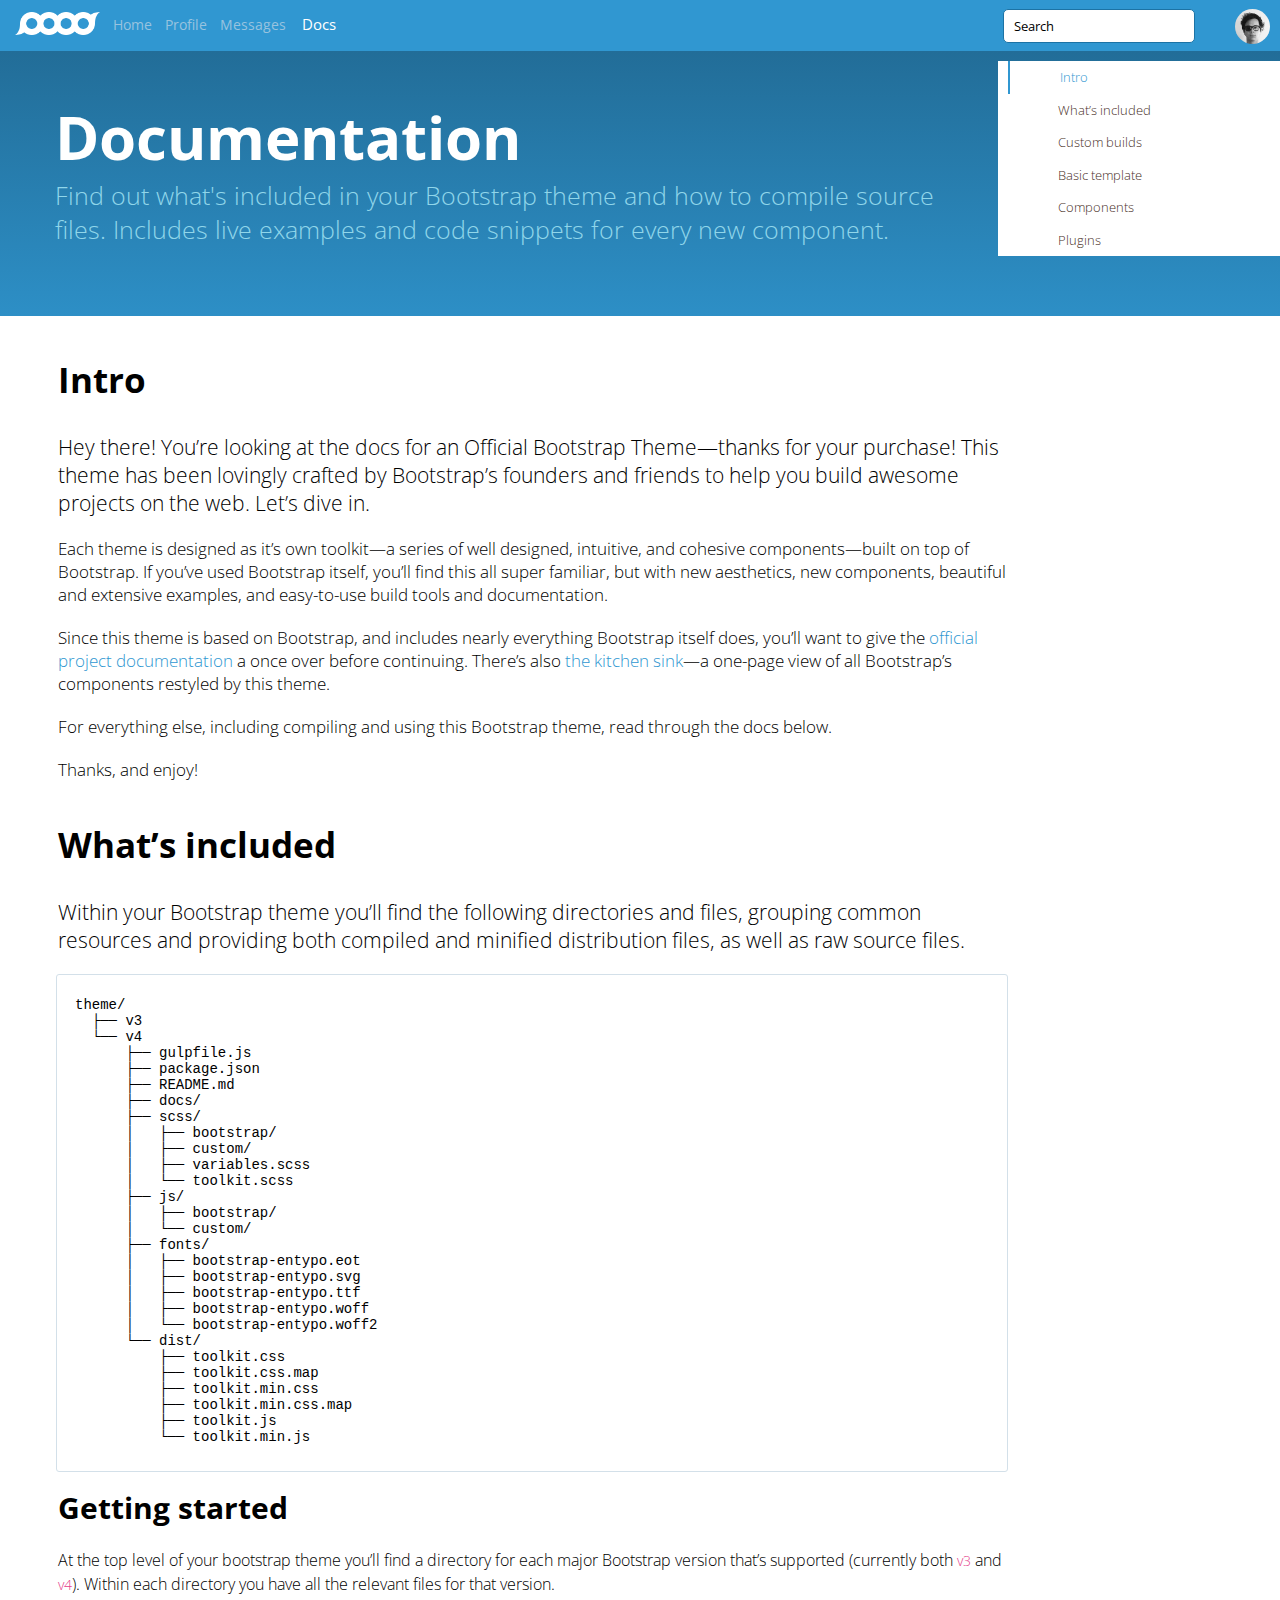
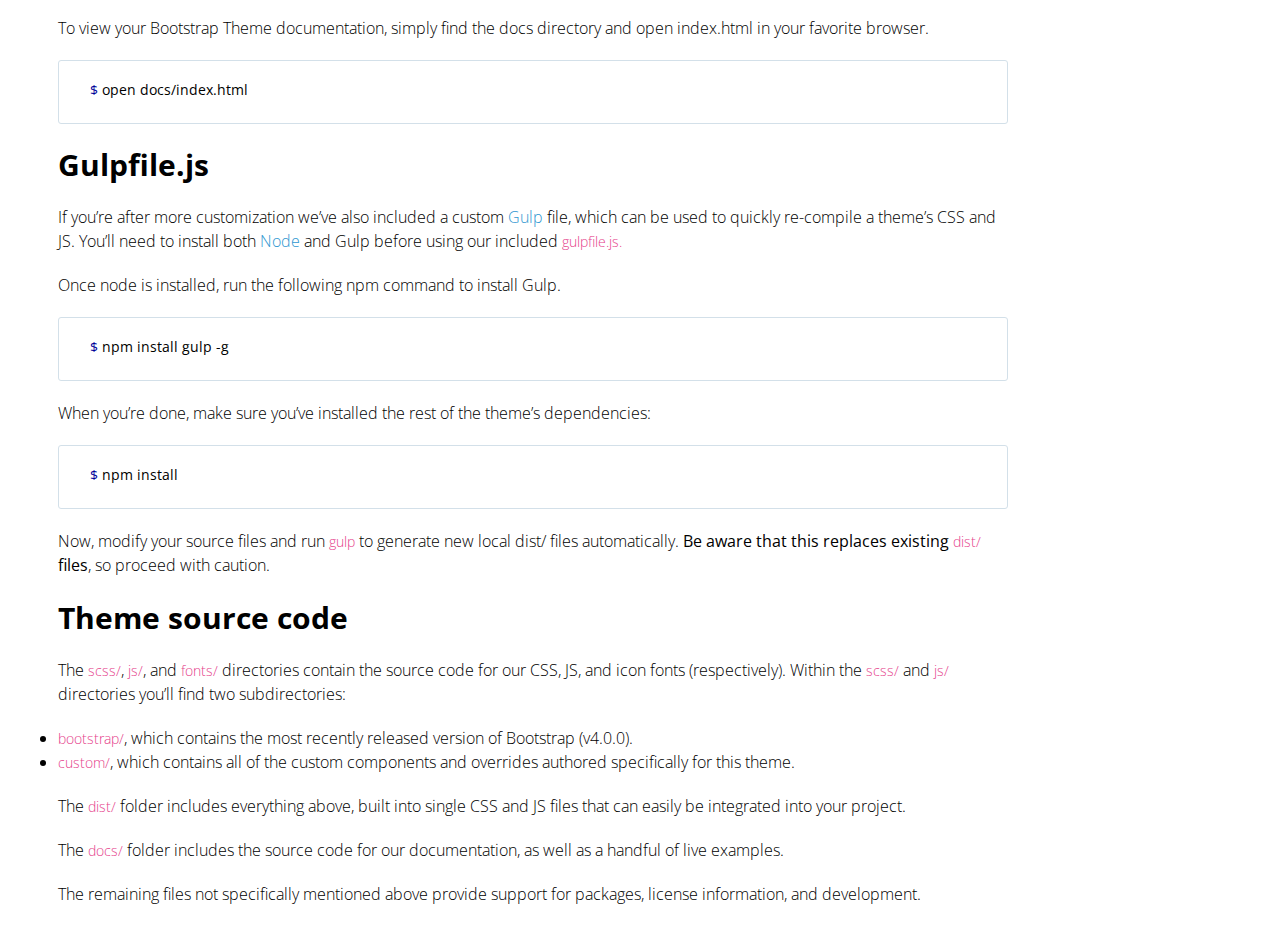
<file: docs.html>
<!DOCTYPE html>
<html lang="en">
<head>
    <meta charset="UTF-8">
    <meta name="description" content="Тестовая страница">
    <meta name="keywords" content="тест, страница, обучение">
    <meta name="author" content="Кан Светлана">
    <title>Dave</title>
    <link rel="stylesheet" href="css/style.css">
    <link href="https://fonts.googleapis.com/css?family=Open+Sans:400,300,600" rel="stylesheet" type="text/css">
    <link rel="stylesheet" href="https://use.fontawesome.com/releases/v5.7.1/css/all.css" integrity="sha384-fnmOCqbTlWIlj8LyTjo7mOUStjsKC4pOpQbqyi7RrhN7udi9RwhKkMHpvLbHG9Sr" crossorigin="anonymous">
    <script type="text/javascript" src="https://code.jquery.com/jquery-3.3.1.min.js"></script>
    <script type="text/javascript">
        $(document).ready(function(){
            $('.close2').click(function(){
                $(this).parent().hide();
    	    });
            $('.close').click(function(){
                $('body').css('overflow','auto');
        		$('#modul').hide();
                $('#modwin').hide();
    	    });
            $('.mess').click(function(){
                $('body').css('overflow','hidden');
        		$('#modul').show();
                $('#modwin').show();
    	    });
        });
    </script>
</head>
<body id="docs">
<div id="header">
    <div id="headerinside">
        <div id="headerlogo">
            <a href="#"><img src="img/brand-white.png" width="85" height="23"></a>
        </div>
        <div id="headermenu">
            <ul class="nav">
                <li><a href="index.html">Home</a></li>
                <li><a href="#">Profile</a></li>
                <li class="mess"><a href="#">Messages</a></li>
                <li class="activ"><a href="docs.html">Docs</a></li>
            </ul>
        </div>
        <div id="headerphoto">
            <a href="#"><img src="img/avatar-dhg.png" width="35" height="35" id="photoimg"></a>
        </div>
        <div id="headerbell">
            <i class="fas fa-bell"></i>
        </div>
        <div id="headerinput">
             <input id="id1" value="Search">
        </div>
        <div class="clear">
        </div>
    </div>
</div>
<div id="reserveheader">
</div>
<div id="blockblue">
    <div id="blockbluecontent">
        <h2>Documentation</h2>
        <p>Find out what's included in your Bootstrap theme and how to compile source files. Includes live examples and code snippets for every new component.</p>
    </div>
</div>
<div id="left">
    <h1>Intro</h1>
        <p class="top">Hey there! You’re looking at the docs for an Official Bootstrap Theme—thanks for your purchase! This theme has been lovingly crafted by Bootstrap’s founders and friends to help you build awesome projects on the web. Let’s dive in.</p>
        <p class="text">Each theme is designed as it’s own toolkit—a series of well designed, intuitive, and cohesive components—built on top of Bootstrap. If you’ve used Bootstrap itself, you’ll find this all super familiar, but with new aesthetics, new components, beautiful and extensive examples, and easy-to-use build tools and documentation.</p>
        <p class="text">Since this theme is based on Bootstrap, and includes nearly everything Bootstrap itself does, you’ll want to give the <a href="#">official project documentation</a> a once over before continuing. There’s also <a href="#">the kitchen sink</a>—a one-page view of all Bootstrap’s components restyled by this theme.</p>
        <p class="text">For everything else, including compiling and using this Bootstrap theme, read through the docs below.</p>
        <p class="text">Thanks, and enjoy!</p>
    <h1>What’s included</h1>
        <p class="top">Within your Bootstrap theme you’ll find the following directories and files, grouping common resources and providing both compiled and minified distribution files, as well as raw source files.</p>
</div>
<div id="right">
    <ul>
        <li id="blue">
            <a href="#">Intro</a>
        </li>
        <li>
            <a href="#">What’s included</a>
        </li>
        <li>
            <a href="#">Custom builds</a>
        </li>
        <li>
            <a href="#">Basic template</a>
        </li>
        <li>
            <a href="#">Components</a>
        </li>
        <li>
            <a href="#">Plugins</a>
        </li>
    </ul>
</div>
<div class="clear"></div>
    <figure class="code">
        <pre>
theme/
  ├── v3
  └── v4
      ├── gulpfile.js
      ├── package.json
      ├── README.md
      ├── docs/
      ├── scss/
      │   ├── bootstrap/
      │   ├── custom/
      │   ├── variables.scss
      │   └── toolkit.scss
      ├── js/
      │   ├── bootstrap/
      │   └── custom/
      ├── fonts/
      │   ├── bootstrap-entypo.eot
      │   ├── bootstrap-entypo.svg
      │   ├── bootstrap-entypo.ttf
      │   ├── bootstrap-entypo.woff
      │   └── bootstrap-entypo.woff2
      └── dist/
          ├── toolkit.css
          ├── toolkit.css.map
          ├── toolkit.min.css
          ├── toolkit.min.css.map
          ├── toolkit.js
          └── toolkit.min.js
        </pre>
    </figure>
    <div>
        <div id="content">
        <div>
        <h2>Getting started</h2>
            <p>At the top level of your bootstrap theme you’ll find a directory for each major Bootstrap version that’s supported (currently both <span class="a">v3</span> and <span class="a">v4</span>). Within each directory you have all the relevant files for that version.</p>
            <p>To view your Bootstrap Theme documentation, simply find the docs directory and open index.html in your favorite browser.</p>
            <figure class="figure1">
                <pre>
                    <code>
                        <span class="f">$</span> open docs/index.html
                    </code>
                </pre>
            </figure>
        </div>
    <div>
        <h2>Gulpfile.js</h2>
            <p>If you’re after more customization we’ve also included a custom <a href="#">Gulp</a> file, which can be used to quickly re-compile a theme’s CSS and JS. You’ll need to install both <a href="#">Node</a> and Gulp before using our included <span class="a">gulpfile.js.</span></p>
            <p>Once node is installed, run the following npm command to install Gulp.</p>
            <figure class="figure1">
                <pre>
                    <code>
                        <span class="f">$</span> npm install gulp -g
                    </code>
                </pre>
            </figure>
            <p>When you’re done, make sure you’ve installed the rest of the theme’s dependencies:</p>
            <figure class="figure1">
                <pre>
                    <code>
                        <span class="f">$</span> npm install
                    </code>
                </pre>
            </figure>
            <p>Now, modify your source files and run <span class="a">gulp</span> to generate new local <span>dist/</span> files automatically.<b> Be aware that this replaces existing</b> <span class="a">dist/</span> <b>files</b>, so proceed with caution.</p>
    </div>
    <div id="spisok">
        <h2>Theme source code</h2>
            <p>The <span class="a">scss/</span>, <span class="a">js/</span>, and <span class="a">fonts/</span> directories contain the source code for our CSS, JS, and icon fonts (respectively). Within the <span class="a">scss/</span> and <span class="a">js/</span> directories you’ll find two subdirectories:</p>
        <ul>
            <li><span class="a">bootstrap/</span>, which contains the most recently released version of Bootstrap (v4.0.0).</li>
            <li><span class="a">custom/</span>, which contains all of the custom components and overrides authored specifically for this theme.</li>
        </ul>
            <p>The <span class="a">dist/</span> folder includes everything above, built into single CSS and JS files that can easily be integrated into your project.</p>
            <p>The <span class="a">docs/</span> folder includes the source code for our documentation, as well as a handful of live examples.</p>
            <p>The remaining files not specifically mentioned above provide support for packages, license information, and development.</p>
    </div>
</div>
</body>
</html>
</file>
<file: css/style.css>
*{
  padding: 0;
  margin: 0;
  outline: 0;
  font-family: "Open Sans", "Helvetica Neue", Helvetica, Arial, sans-serif;
}

/* #header */
    #header {
        width: 100%;
        height: 51px;
        position: fixed;
        z-index: 100;
        background-color: #3097D1;
    }

    #headerinside {
        width: 100%;
        height: 100%;
    }

    /* headerlogo*/
        #headerlogo {
            width: 85px;
            height: 23px;
            margin-left: 15px;
            margin-top: 12px;
            margin-bottom:12px;
            float: left;
        }
        #headerlogo a {
            display: block;
            cursor: pointer;
            width: 100%;
            height: 100%;
        }
    /* #headermenu */
    #headermenu {

    }
        #headermenu .nav li {
    		list-style-type: none;
            float: left;
            margin-left: 13px;
            margin-top: 13px;
        }

    	#headermenu li a {
    		cursor: pointer;
    		text-align: center;
    		text-decoration: none;
            font-size: 14px;
            color: #98C3DF;
    	}

    	#headermenu ul li a:hover {
            text-decoration: none;
            color: #F2E8EA;
            opacity:0,5;
        }

        #headermenu li.activ a {
            margin-left: 3px;
            margin-top: 16px;
            font-size: 15px;
            color: #ffffff;
        }

    /* #headerinput */
        #headerinput #id1{
            width: 180px;
            height: 32px;
            float: right;
            margin-right: 23px;
            margin-top: 9px;
            border: 1px solid #1C73A5;
            border-radius: 5px;
            padding-left: 10px;
            transition-duration: 0.5s;
        }
        #headerinput #id1:focus {
            border: 1px solid grey;
            width: 300px;
            transition-duration: 0.5s;
        }
    /* #headerbell */
        #headerbell{
            float: right;
            margin-right: 17px;
            margin-top: 15px;
        }

        #headerbell i{
            color: #98CBE8;
            font-size: 18px;
        }

    /* #headerphoto */
        #headerphoto #photoimg{
            width: 35px;
            float: right;
            border-radius: 50%;
            margin-right: 10px;
            margin-top: 9px;
        }

/* #reserveheader */
    #reserveheader {
        width: 100%;
        height: 51px;
    }

/* #wrapper */
    #wrapper{
        width: 100%;
        height: 100%;
        background-color: #F5F8FA;
    }

    #wrapperinside{
        max-width: 1200px;
        margin: 0 auto;
        display: flex;
        justify-content: space-between;
    }

/* #left */
    #left > div{
        width: 277px;
        border: 1px solid #DFDFDF;
        border-radius: 3px;
        background-color: #ffffff;
    }
        #block1{
            border-radius: 3px 3px 0 0;
            margin-top: 20px;
        }
        #photoimg1{
            position: absolute;
            z-index: 1;
        }
    #block1inside, #block2inside, #block3inside{
        padding: 17px;
    }
    #block1inside .photoimg1{
        position: relative;
        z-index: 2;
        width: 100px;
        border: 3px solid #ffffff;
        border-radius: 50%;
        margin-left: 65px;
        margin-top: 75px;
    }
    #block1inside .photoimg1:hover{
        transform: rotate(360deg);
        -o-transform: rotate(360deg);
    	-ms-transform: rotate(360deg);
    	-moz-transform: rotate(360deg);
    	-webkit-transform: rotate(360deg);
        transition-duration: 5s;
        -webkit-transition-duration: 5s;
    	-moz-transition-duration: 5s;
    	transition-duration: 5s;
        -o-transform-duration:5s;
    	-ms-transform-duration: 5s;
    }

    #block1inside  h6{
        font-size: 15px;
        color: #212529;
        text-align: center;
        font-weight: bold;
        text-decoration: none;
    }
    #block1inside  h6:hover{
        -o-transform: scale(1);
    	-ms-transform: scale(1);
    	-moz-transform: scale(1);
    	-webkit-transform: scale(1);
    	transform: scale(1);
    }
    #block1inside  a{
        text-decoration: none;
    }
    #block1inside  p{
        text-align: center;
        margin-bottom: 20px;
        font-size: 14px;
        font-weight: 200;
        letter-spacing: 0;
        line-height: 1.6;
        font-family: "Open Sans", "Helvetica Neue", Helvetica, Arial, sans-serif;
    }
    ul.block1insideul {
        margin-left: 42px;
    }
    ul.block1insideul li {
        list-style-type: none;
        display: inline-block;
        cursor: pointer;
        padding-right: 10px;
        padding-left: 10px;
        margin-bottom: 15px;
        border-right: 1px solid #808080;
    }
    ul.block1insideul li:last-child{
        border-right: none;
    }
    #block1, #block2, #block3, #block4, #block5, #block6{
        margin-top: 20px;
    }
    #block2inside h6{
        margin-bottom: 15px;
        font-size: 14px;
        font-weight: 600;
    }
    #block2inside h6:hover{
	transform-origin: left;
	-o-transform: scale(1.5);
	-ms-transform: scale(1.5);
	-moz-transform: scale(1.5);
	-webkit-transform: scale(1.5);
	transform: scale(1.5);
}
    #block2inside a{
        text-decoration: none;
        font-weight: normal;
        font-size: 14px;
        padding-left: 5px;
        color: #3097D1;
        cursor: pointer;
    }
    #block2inside .hr{
        font-size: 12px;
    }
    #block2inside a:hover{
        text-decoration: underline;
    }
    #block2inside li{
        list-style-type: none;
        margin-bottom: 5px;
        font-weight: normal;
        font-size: 14px;
    }
    #block2inside i{
        width: 12px;
        font-size: 13px;
        text-align: center;
        color: #6C757D;
        margin-right: 12px;
        -o-transition: transform 3s linear;
    	-ms-transition: transform 3s linear;
    	-moz-transition: transform 3s linear;
    	-webkit-transition: transform 3s linear;
    	transition: transform 3s linear;
    }
    #block2inside i:hover {
	-o-transform: rotate(1turn);
	-ms-transform: rotate(1turn);
	-moz-transform: rotate(1turn);
	-webkit-transform: rotate(1turn);
	transform: rotate(1turn);
}
    #block2inside ul{
        margin-bottom: 20px;
    }
    .flex-container{
        display: flex;
        justify-content: space-between;
        flex-wrap: wrap;
        margin-bottom: 10px;
    }
    .flex-container a:hover{
        transform-origin: center;
    	-o-transform: scale(1.5);
    	-ms-transform: scale(1.5);
    	-moz-transform: scale(1.5);
    	-webkit-transform: scale(1.5);
    	transform: scale(1.5);
    }

    #block3inside h6{
        margin-bottom: 15px;
        font-size: 14px;
        font-weight: 600;
    }
    #block3inside a{
        text-decoration: none;
        font-weight: normal;
        font-size: 12px;
        margin-left: 5px;
        margin-bottom: 5px;
        color: #3097D1;
        cursor: pointer;
    }
    #block3inside .hr1 a{
        margin-left: 5px;
    }
    #block3inside a:hover{
        text-decoration: underline;
    }
/* #center */
    #center{
        width: 545px;
        margin-top: 20px;
        margin-left: 10px;
        margin-right: 10px;
        padding: 20px;
        border: 1px solid #CED4DA;
        border-radius: 3px;
        background-color: #ffffff;
    }
    #centercontent{
        width: 545px;
    }
    #centercontentinside input{
        width: 490px;
        height: 34px;
        padding-left: 15px;
        font-size: 15px;
        border: 1px solid #CED4DA;
        border-radius: 3px;
    }

    #centercontentinside input:-moz-placeholder {
    	color: #6C757D;
    }
    input::-moz-placeholder {
    	color: #6C757D;
    }
    input::-webkit-input-placeholder {
    	color: #6C757D;
    }
    input:-ms-placeholder {
    	color: #6C757D;
    }
    input::placeholder {
    	color: #6C757D;
    }
    input:focus{
        box-shadow: 0 0 10px #2841FF;
    }
#centercontentinside button{
    width: 38px;
    height: 36px;
    float: right;
    border: 1px solid #CED4DA;
    border-radius: 3px;
}
#centercontentinside button:hover{
    background-color: #8E959A;
}
#centercontentinside button:focus{
    box-shadow: 0 0 10px #8E959A;
}
hr{
margin-left: -20px;
margin-right: -20px;
opacity: 0.5;
margin-top: 20px;
}
#centerbox1left{
    float: left;
}
#centerbox1left .photoimg5{
    border-radius: 100%;
    margin-top: 20px;
}
#centerbox1right{
    float: left;
    width: 467px;
    margin-left: 15px;
}
#centerbox1right1{
    margin-bottom: 30px;
}

#centerbox1right1>a{
    display: block;
    height: 182px;
    float: left;
    margin-right: 6px;
    margin-bottom: 6px
}

#centerbox1right1 #time{
    float: right;
    color: #6C757D;
    font-size: 12px;
}
#centerbox1right1 h6{
    margin-top: 15px;
    font-size: 15px;
}
#centerbox1right1 p{
    margin-top: 5px;
    margin-bottom: 20px;
    font-size: 14px;
    font-weight: 200;
    letter-spacing: 0;
    line-height: 1.6;
    font-family: "Open Sans", "Helvetica Neue", Helvetica, Arial, sans-serif;
}
#boxleft .photoimg6, #boxleft1 .photoimg7{
    border-radius: 50%;
    float: left;
}
#boxleft1 .photoimg7{
    margin-top: 20px;
}
#boxright, #boxright1 {
    float: left;
    width: 407px;
    margin-left: 13px;
}
#boxright p, #boxright1 p{
    font-size: 14px;
    font-weight: 200;
    letter-spacing: 0;
    line-height: 1.6;
    font-family: "Open Sans", "Helvetica Neue", Helvetica, Arial, sans-serif;
}
#boxright1 p{
    margin-top: 20px;
}
#centerbox1right hr{
    margin-left: -95px;
    margin-right: -25px;
    margin-top: 30px;
    opacity: 0.5;
}
#centerbox1left3{
    float: left;
}
#centerbox1left3 .photoimg8{
    border-radius: 100%;
    margin-top: 20px;

}
#centerbox1right4{
    float: left;
    width: 467px;
    margin-left: 15px;
}
#centerbox1right4 #time1{
    float: right;
    margin-top: 20px;
    margin-right: 3px;
    color: #6C757D;
    font-size: 12px;
}
#centerbox1right4 h6{
    margin-top: 15px;
    font-size: 15px;
}
#centerbox1right4 p{
    margin-top: 5px;
    margin-bottom: 20px;
    font-size: 14px;
    font-weight: 200;
    letter-spacing: 0;
    line-height: 1.6;
    font-family: "Open Sans", "Helvetica Neue", Helvetica, Arial, sans-serif;
}
#centerbox1right4 hr{
    margin-top: 40px;
    opacity: 0.5;
    margin-left: -95px;
    margin-right: -25px;
}
#centerbox3left1{
    float: left;
}
#centerbox3left1 .photoimg9{
    border-radius: 100%;
    margin-top: 20px;
}
#centerbox3right2{
    float: left;
    width: 467px;
    margin-left: 15px;
}
#centerbox3right2 #time3{
    float: right;
    margin-top: 20px;
    margin-right: 3px;
    color: #6C757D;
    font-size: 12px;
}
#centerbox3right2 h6{
    margin-top: 15px;
    font-size: 15px;
}
#centerbox3right2 p{
    margin-top: 5px;
    margin-bottom: 20px;
    font-size: 14px;
    font-weight: 200;
    letter-spacing: 0;
    line-height: 1.6;
    font-family: "Open Sans", "Helvetica Neue", Helvetica, Arial, sans-serif;
}
#box1left .photoimg10{
    border-radius: 50%;
    float: left;
}
#boxr1ight p{
    margin-top: 5px;
    margin-bottom: 20px;
    font-size: 14px;
    font-weight: 200;
    letter-spacing: 0;
    line-height: 1.6;
    font-family: "Open Sans", "Helvetica Neue", Helvetica, Arial, sans-serif;
}
#boxr1ight{
    float: left;
    width: 407px;
    margin-left: 15px;
}
#centerbox4{
    margin-top: 25px;
}
/* #right */
    #right {
        width: 277px;
    }
    #right #advertising{
        width: 277px;
        background-color: #FCEFDC;
        border: 1 px solid #FBE8CD;
        border-radius: 3px;
        margin-top: 20px;
    }
    .close2{
        float: right;
        margin-right: 20px;
        margin-top: 12px;
    }
    .close2 i{
        font-size: 15px;
        color: #BDA583;
    }
    #advertising a{
        font-weight: bold;
        color: #7C461C;
        text-decoration: none;
    }
    #advertising a:hover{
        text-decoration: underline;
    }
    #advertising p{
        margin-left: 20px;
        padding-top: 10px;
        padding-bottom: 10px;
        color: #7C461C;
        font-size: 14px;
        font-weight: 200;
        letter-spacing: 0;
        line-height: 1.6;
        font-family: "Open Sans", "Helvetica Neue", Helvetica, Arial, sans-serif;
    }
    #advertising a{
        font-weight: bold;
        color: #7C461C;
        text-decoration: none;
    }

    #block4, #block5, #block6{
        border: 1px solid #DFDFDF;
        border-radius: 3px;
        background-color: #ffffff;
    }
    #block4inside, #block5inside, #block6inside{
        padding: 17px;
}
    #block4inside h6{
        font-size: 14px;
        font-weight: bold;
        margin-bottom: 10px;
    }
        #photoimg2{
            margin-bottom: 5px;
            cursor: pointer;
        }
    #block4inside p{
        width: 240px;
        font-size: 14px;
        font-weight: 200;
        letter-spacing: 0;
        line-height: 1.6;
        font-family: "Open Sans", "Helvetica Neue", Helvetica, Arial, sans-serif;
        margin-bottom: 20px;
    }
    .but{
        width: 80px;
        height: 28px;
        border: 1px solid #3097D1;
        border-radius:3px;
        background-color: #ffffff;
        color: #3097D1;
        font-size: 12px;
    }
    .but:hover{
        background-color: #3097D1;
        color: #ffffff;
    }
    #block5{
      width: 277px;
    }
    #block5topinside{
      padding: 17px;
    }
    #block5topinside h6{
        margin-bottom: 15px;
        font-size: 14px;
        font-weight: 600;
    }
    #block5topinside a{
        text-decoration: none;
        font-weight: normal;
        font-size: 12px;
        padding-left: 5px;
        color: #3097D1;
        cursor: pointer;
    }
    #block5topinside a:hover{
        text-decoration: underline;
    }
    #block5topbox1left .photoimg3{
        border-radius: 50%;
    }
    #block5topbox2left .photoimg4{
        border-radius: 50%;
    }
    #block5bottom{
      border-top: 1px solid #DFDFDF;
      background-color: #F7F7F7;
    }
    #block5bottominside{
      padding: 17px;
    }
    #block5topbox1left, #block5topbox2left{
      float: left;
    }
    #block5topbox1right, #block5topbox2right{
      float: left;
      margin-left: 15px;
      font-size: 14px;
    }
    #block5topbox1right p, #block5topbox2right p{
      margin-bottom: 10px;
    }
    #block5topbox1right i, #block5topbox2right i{
      margin-right: 5px;
    }
    #block5bottominside{
        font-size: 14px;
        color: #212529;
    }
    .but1, .but2{
        width: 66px;
        height: 26px;
        border: 1px solid #3097D1;
        border-radius:3px;
        background-color: #ffffff;
        color: #3097D1;
        font-size: 12px;
    }
    .but1:hover{
        background-color: #3097D1;
        color: #ffffff;
    }
    .but2:hover{
        background-color: #3097D1;
        color: #ffffff;
    }
    #block6inside{
        font-size: 14px;
    }
    #block6inside a{
        text-decoration: none;
        color: #3097D1;
        font-weight: normal;
        font-size: 15px;
        cursor: pointer;
        padding-left: 3px;
    }
    #block6inside a:hover{
        cursor: pointer;
        text-decoration: underline;
        color: #B70046;
    }
    #footer{
        height: 64px;
        background-color: #F5F8FA;
    }

#modul{
    width: 100%;
    height: 100vh; /* vh - единица измерения равная 0,01 высоте экрана */
    left: 0;
    top: 0;
    z-index: 101;
    background-color:#181F1E;
    position: absolute;
    opacity: 0.2;
    display: none;
}
    #modwin{
        width: 38.5%;
        height: 70vh;
        left: 30%;
        top: 20vh;
        z-index: 102;
        background-color:#ffffff;
        position: absolute;
        border-radius: 0 0 3px 3px;
        display: none;
    }
    #modwintop{
        background-color:#ffffff;
        border-radius: 3px 3px 0 0;
        font-size: 18px;
        padding-top: 15px;
        padding-bottom: 15px;
        border-bottom: 1px solid #d4cfcf;
        width: 100%;
        height: 24px;
        position: absolute;
        top: -54px;
        left: 0;
        z-index: 103;
    }
    #modwintop h4 {
        margin-left: 15px;
        margin-right: 15px;
    }
    .close{
        float: right;
        z-index: 105;
        margin-bottom: 20px;

    }
    #modwintop .close i{
        font-size: 15px;
        margin-right: 15px;
        color:#A0A0A0;
        z-index: 105;
        margin-bottom: 20px;
    }

    #modwinbottom{
        overflow-y: auto;
        height: 100%;
    }
    #modwinbottom>div{
        border-bottom: 1px solid #d4cfcf;
        padding: 15px;
        height: 45px;
    }
    #modwinbottom>div:last-child{
        border-bottom: none;
    }
    #modwinbottom>div:hover{
        background-color: #F0F0F0;
    }
    #modwinbottom .photoimg6{
        border-radius: 50%;
        float: left;
    }
    #modwinbottom p{
        font-size: 15px;
        margin-left: 55px;
    }
    .close{
        cursor: pointer;
    }


            #docs #headermenu .nav li {
        		list-style-type: none;
                float: left;
                margin-left: 13px;
                margin-top: 13px;
            }

        	#docs #headermenu li a {
        		cursor: pointer;
        		text-align: center;
        		text-decoration: none;
                font-size: 14px;
                color: #98C3DF;
        	}

        	#docs #headermenu ul li a:hover {
                text-decoration: none;
                color: #F2E8EA;
                opacity:0,5;
            }

            #docs #headermenu li.activ a {
                margin-left: 3px;
                margin-top: 16px;
                font-size: 15px;
                color: #ffffff;
            }

        /* #headerinput */
            #docs #headerinput #id1{
                width: 180px;
                height: 32px;
                float: right;
                margin-right: 23px;
                margin-top: 9px;
                border: 1px solid #1C73A5;
                border-radius: 5px;
                padding-left: 10px;
            }
            #docs #headerinput #id1:focus {
                border: 1px solid grey;
                width:300px;
    }
        /* #headerbell */
            #docs #headerbell{
                float: right;
                margin-right: 17px;
                margin-top: 15px;
            }

            #docs #headerbell i{
                color: #98CBE8;
                font-size: 18px;
            }

        /* #headerphoto */
            #docs #headerphoto #photoimg{
                width: 35px;
                float: right;
                border-radius: 50%;
                margin-right: 10px;
                margin-top: 9px;
            }

    /* #reserveheader */
        #docs #reserveheader {
            width: 100%;
            height: 51px;
        }
        #docs #blockblue{
            background: linear-gradient(#226D98, #2D8FC6)
        }
        #docs #blockbluecontent{
            width: 900px;
            margin-left: 55px;
            padding-top: 45px;
            padding-bottom: 70px;
        }
        #docs #blockbluecontent h2{
            color: #FFFFFF;
            font-size: 60px;
        }
        #docs #blockbluecontent p{
            color: #90D6EA;
            font-size: 25px;
            font-weight: 200;
        }
        #docs #left{
            float: left;
            max-width: 950px;
            margin-left: 58px;
        }
        #docs #left h1{
            font-size: 35px;
            margin-top:40px;
        }
        #docs .top{
            font-size: 21px;
            font-weight: 200;
            margin-top: 30px;
            margin-bottom: 20px;
        }
        #docs #left .text{
            font-weight: 200;
            font-size: 17px;
            margin-bottom: 20px;
        }
        #docs #left .text a{
            text-decoration: none;
            color: #3097D1;
        }
        #docs #left .text a:hover{
            text-decoration: underline;
        }
        #docs #right{
            position: fixed;
            left: 78%;
            width: 300px;
            top: 61px;
            background-color: #ffffff;
        }
        #docs #right a{
            text-decoration: none;
            color: #48301F;
            padding-left: 20px;
            font-size: 13px;
            line-height: 2.5;
            font-weight: 200;
            margin-left: 30px;
        }
        #docs #right ul{
            margin-left: 10px;
        }
        #docs #right li{
            list-style: none;
        }
    #docs #right li:first-child{
        border-left: 2px solid #3097D1;
    }
    #docs #blue a{
        color:#3097D1;
    }
    #docs #right li #blue{
        border-left: 2px solid #3097D1;
    }
    #docs .code{
        width: 950px;
        border: 1px solid #D3E0E9;
        background-color: #FFFFFF;
        border-radius: 3px;
        margin-left: 56px;
    }
    #docs .code pre{
        padding-left: 18px;
        padding-top: 22px;
        font-size: 14px;
        margin-bottom: 10px;
        font-family: SFMono-Regular, Menlo, Monaco, Consolas, "Liberation Mono", "Courier New", monospace;
    }
    #docs #content{
        width: 950px;
        margin-left: 58px;
    }
    #docs #content h2{
        margin-top: 15px;
        font-size: 30px;
        margin-bottom: 10px;
    }
    #docs #content .a{
        color: #E53D8A;
        font-size: 14px;
    }
    #docs #content p{
        font-weight: 200;
        font-size: 16px;
        line-height: 1.5;
        font-family: "Open Sans", "Helvetica Neue", Helvetica, Arial, sans-serif;
        margin-bottom: 20px;
        margin-top: 20px;
    }
    #docs .figure1{
        height: 62px;
        background-color: #ffffff;
        border: 1px solid #d3e0e9;
        border-radius: 3px;
        margin-top: 20px;
        margin-bottom: 20px;
        font-size: 14px;
        font-family: SFMono-Regular, Menlo, Monaco, Consolas, "Liberation Mono", "Courier New", monospace;
    }
    #docs .figure1 .f{
        color: #000099;
        margin-left: -65px;
    }
    #docs #spisok li{
        font-weight: 200;
        font-size: 16px;
        line-height: 1.5;
        font-family: "Open Sans", "Helvetica Neue", Helvetica, Arial, sans-serif;
    }
    #docs #content a{
        text-decoration: none;
        color: #3097D1;
    }
    #docs #content a:hover{
        text-decoration: underline;
    }


/* others */
.clear{
    clear: both;
}
</file>
